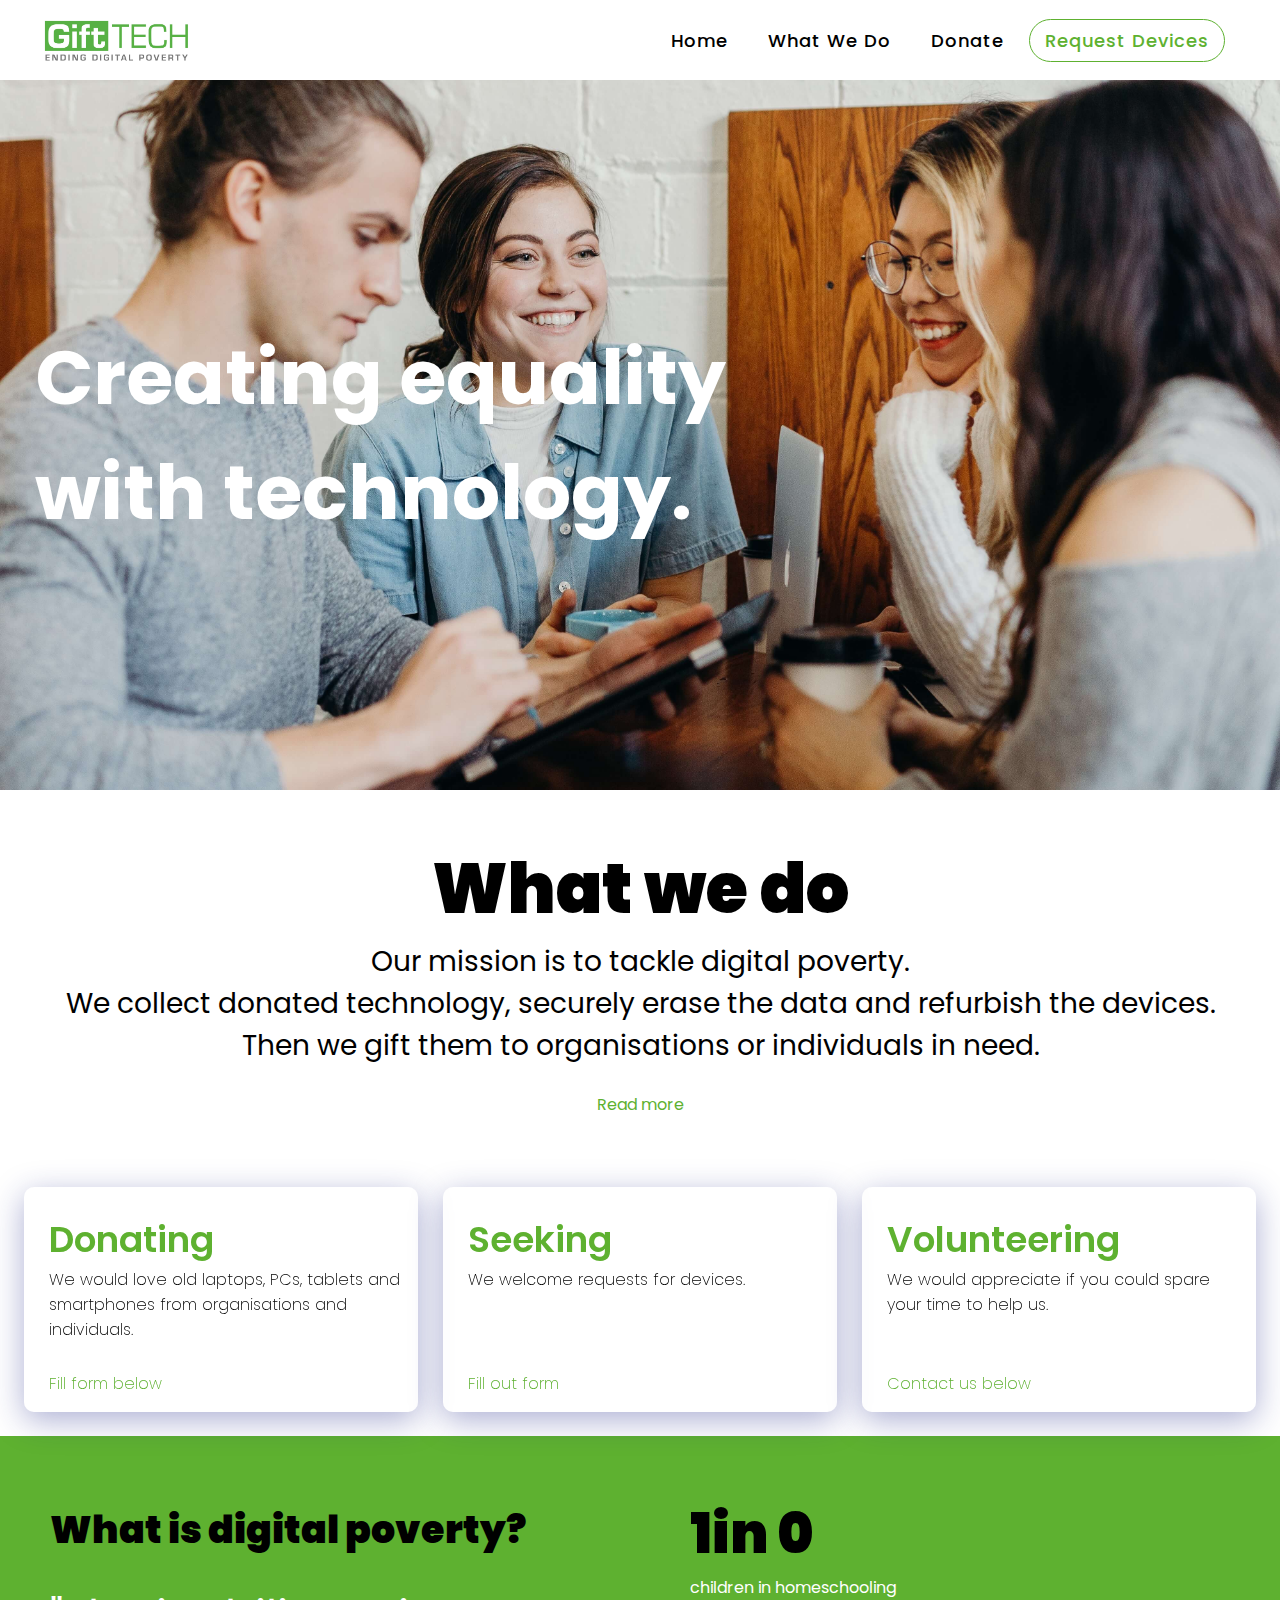
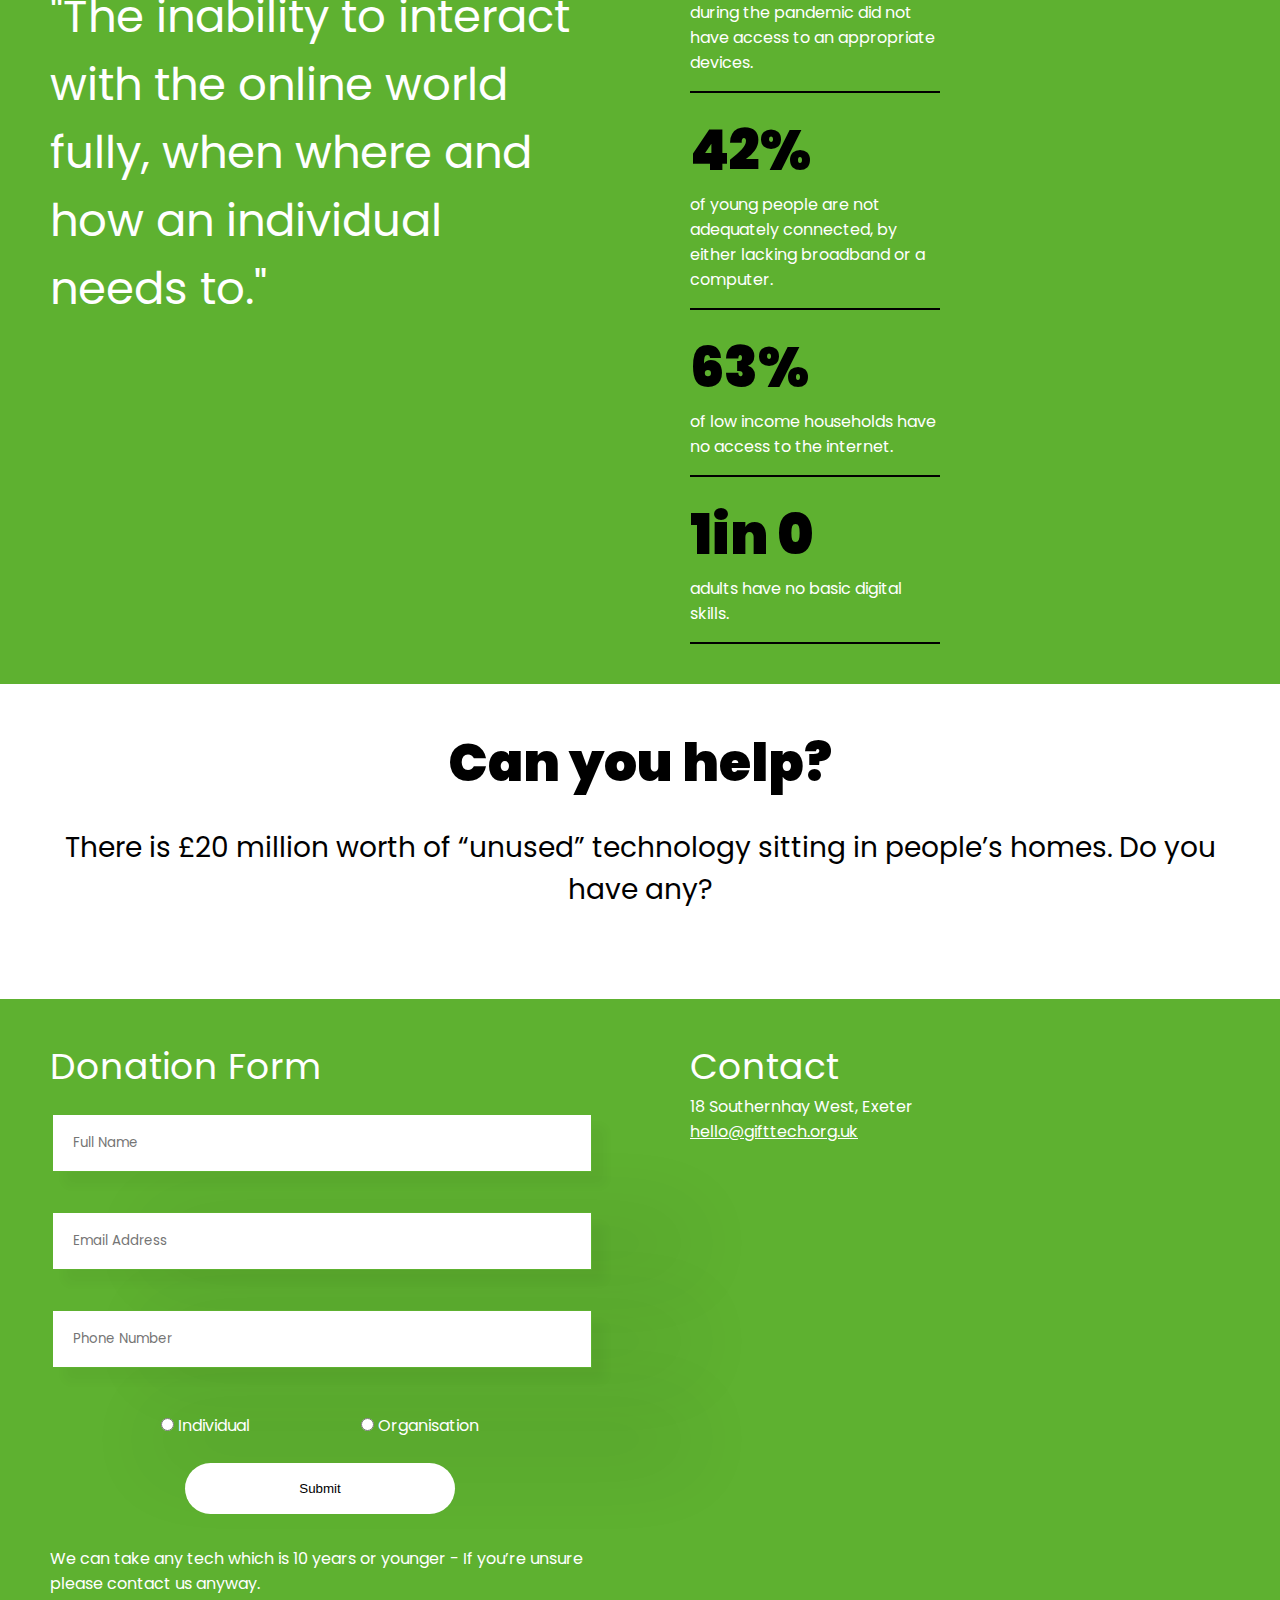
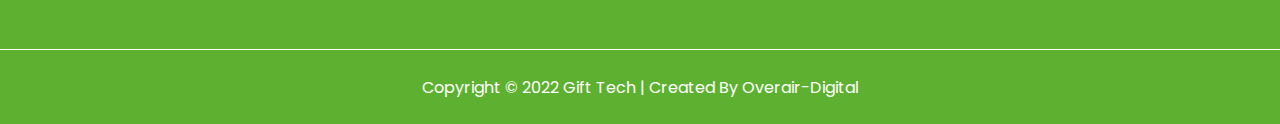
<file: index.html>
<!DOCTYPE html>
<html lang="en">
<head>
    <meta charset="UTF-8">
    <meta name="viewport" content="width=device-width, initial-scale=1.0" />
    <title>GiftTech - Ending Digital Poverty</title>
    <link rel="stylesheet" href="styles.css">

    <link rel="apple-touch-icon" sizes="180x180" href="Favicon/apple-touch-icon.png">
    <link rel="icon" type="image/png" sizes="32x32" href="Favicon/favicon-32x32.png">
    <link rel="icon" type="image/png" sizes="16x16" href="Favicon/favicon-16x16.png">
    <!--<link rel="manifest" href="Favicon/site.webmanifest">-->
    <meta name="msapplication-TileColor" content="#ffffff">
    <meta name="theme-color" content="#ffffff">

    <!-- Font Awesome -->
    <link rel="stylesheet" href="https://cdnjs.cloudflare.com/ajax/libs/font-awesome/6.1.1/css/all.min.css" integrity="sha512-KfkfwYDsLkIlwQp6LFnl8zNdLGxu9YAA1QvwINks4PhcElQSvqcyVLLD9aMhXd13uQjoXtEKNosOWaZqXgel0g==" crossorigin="anonymous" referrerpolicy="no-referrer" />
    <!-- Font Awesome -->

</head>
<header>
    <div class="navWrapper" id="top">
        <nav>
            <img class="logoImage" src="Images/Unknown.jpeg" alt="GiftTech Logo"/>
            <input type="checkbox" id="click" />
            <label for="click" class="menu-btn">
                <i class="fas fa-bars"></i>
            </label>
            <ul>
                <li><a href="index.html">Home</a></li>
                <li><a href="whatwedo.html">What We Do</a></li>
                <!--<li><a href="#">Events</a></li>-->
                <li><a href="donate.html">Donate</a></li>
                <li><a href="requestPage.html" target="_blank" style="color: #5EB130 !important; border: 1px solid; border-radius: 50px;">Request Devices</a></li>
            </ul>
        </nav>
    </div>
</header>
<body>

<div class="wrapper">

    <div class="bg fontWhite">
        <h1 class="bigH1">Creating equality</h1>
        <h1 class="bigH1">with technology.</h1>
    </div>

    <div class="whatWeDoSec">
        <div class="fontBlack" style="margin-top: 3rem;">
            <h1 class="h1Sep">What we do</h1>
            <p class="pSep">Our mission is to tackle digital poverty.</p>
            <p class="pSep">We collect donated technology, securely erase the data and refurbish the devices.</p>
            <p class="pSep">Then we gift them to organisations or individuals in need.</p>
            <br />
            <p>
                <a href="#" style="color: #5EB130;" class="mobileBig">Read more</a>
            </p>
        </div>
    </div>
    <br/>

    <div class="read-more-container">
        <div class="card c1">
            <div class="cardHeader">
                <h1 class="h1SepCard fontGreen">Donating
                    <lord-icon
                            src="https://cdn.lordicon.com/wwbrugun.json"
                            trigger="loop"
                            colors="primary:black"
                            style="width:32px;height:32px">
                    </lord-icon>
                </h1>
                <p class="pSepCard">We would love old laptops, PCs, tablets and smartphones from organisations and individuals.</p>
                <div class="cardTextBottom">
                    <a href="#footer" class="pSepCard fontGreen">Fill form below</a>
                </div>
            </div>
        </div>

        <div class="card c2">
            <div class="cardHeader">
                <h1 class="h1SepCard fontGreen">Seeking
                    <lord-icon
                            src="https://cdn.lordicon.com/uvextprq.json"
                            trigger="loop"
                            style="width:32px;height:32px">
                    </lord-icon>
                </h1>
                <p class="pSepCard">We welcome requests for devices.</p>
                <div class="cardTextBottom">
                    <a href="requestPage.html" target="_blank" class="pSepCard fontGreen">Fill out form</a>
                </div>
            </div>
        </div>

        <div class="card c3">
            <div class="cardHeader">
                <h1 class="h1SepCard fontGreen">Volunteering
                    <lord-icon
                            src="https://cdn.lordicon.com/tcvueyac.json"
                            trigger="loop"
                            colors="primary:black"
                            style="width:32px;height:32px">
                    </lord-icon>
                </h1>
                <p class="pSepCard">We would appreciate if you could spare your time to help us.</p>
                <div class="cardTextBottom">
                    <a href="#footer" class="pSepCard fontGreen">Contact us below</a>
                </div>
            </div>
        </div>

    </div>

    <div class="section-container fontWhite" style="background-color: #5EB130FF;" id="counterSection">
        <div class="columns content">
            <div class="content-container">
                <br />
                <h1 style="font-size: 38px; color: black">What is digital poverty?</h1>
                <br />
                <p class="oneofthep" style="padding: 0 !important;">"The inability to interact with the online world fully, when where and how an individual needs to."</p>
            </div>
        </div>
        <div class="columns content">
            <div class="content-container">
                <div class="flexBorderCard">

                    <div class="borderCard">
                        <h1 class="fontBlack" style="display: inline-block;">1in</h1><h1 class="fontBlack" style="display: inline-block; margin-left: 0.5rem;" id="count1">0</h1>
                        <p class="mobileBig">children in homeschooling during the pandemic did not have access to an appropriate devices.</p>
                    </div>

                    <div class="borderCard">
                        <h1 class="fontBlack" id="count2" style="display: inline-block;">42</h1><h1 class="fontBlack" style="display: inline-block;">%</h1>
                        <p class="mobileBig">of young people are not adequately connected, by either lacking broadband or a computer.</p>
                    </div>

                    <div class="borderCard">
                        <h1 class="fontBlack" style="display: inline-block;" id="count3">63</h1><h1 class="fontBlack" style="display: inline-block;">%</h1>
                        <p class="mobileBig">of low income households have no access to the internet.</p>
                    </div>

                    <div class="borderCard">
                        <h1 class="fontBlack" style="display: inline-block;">1in</h1><h1 class="fontBlack" style="display: inline-block; margin-left: 0.5rem;" id="count4">0</h1>
                        <p class="mobileBig">adults have no basic digital skills.</p>
                    </div>

                </div>
            </div>
        </div>
    </div>

    <div class="helpUs fontBlack">
        <div class="container">
            <h1 class="h1Sep2">Can you help?</h1>
            <br />
            <p class="pSep">There is £20 million worth of “unused” technology sitting in people’s homes. Do you have any?</p>
            <br />
            <lord-icon
                    src="https://cdn.lordicon.com/xhdhjyqy.json"
                    trigger="loop"
                    colors="primary:#121331"
                    state="hover-2"
                    style="width:50px;height:50px">
            </lord-icon>
        </div>
    </div>

    <form method="post" action="https://formsubmit.co/hello@gifttech.org.uk" id="form">
        <div class="section-container fontWhite" style="background-color: #5EB130FF;" id="footer">
            <div class="columns content">
                <div class="content-container">

                    <input type="hidden" name="_captcha" value="false">
                    <input type="hidden" name="_next" value="https://gifttech.org.uk/thankyou.html">
                    <p class="pSep2" style="padding: 0 !important;">Donation Form</p>

                    <div class="form-control">
                        <input id="name" type="text" placeholder="Full Name" name="Name"/>
                        <small style="display: none;">Error Msg</small>
                    </div>

                    <div class="form-control">
                        <input id="email" type="email" placeholder="Email Address" name="Email" />
                        <small style="display: none;">Error Msg</small>
                    </div>

                    <div class="form-control">
                        <input id="number" type="text" placeholder="Phone Number" name="Phone"/>
                        <small style="display: none;">Error Msg</small>
                    </div>

                    <br />
                    <div class="radioFlex">
                        <label>
                            <input type="radio" name="Individual-Organisation" />  Individual
                        </label>

                        <label>
                            <input type="radio" name="Individual-Organisation" />  Organisation
                        </label>
                    </div>

                    <br />
                    <div style="display: flex; justify-content: center; align-content: center; margin-bottom: 2rem;">
                        <input type="submit" placeholder="Submit"/>
                    </div>


                    <p>We can take any tech which is 10 years or younger - If you’re unsure please contact us anyway.</p>

                </div>
            </div>
            <div class="columns content">
                <div class="content-container">
                    <p class="pSep2" style="padding: 0 !important;">Contact</p>
                    <p>18 Southernhay West, Exeter</p>
                    <a href="mailto:hello@gifttech.org.uk" style="text-decoration: underline !important; color: white !important;">hello@gifttech.org.uk</a>
                    <div id="map">
                        <iframe
                            src="https://www.google.com/maps/embed?pb=!1m18!1m12!1m3!1d1262.9251742971783!2d-3.527246857200771!3d50.72271546890279!2m3!1f0!2f0!3f0!3m2!1i1024!2i768!4f13.1!3m3!1m2!1s0x486da43c5237e941%3A0x311416f3425aa373!2s18%20Southernhay%20W%2C%20Exeter%20EX1%201PJ!5e0!3m2!1sen!2suk!4v1656598398000!5m2!1sen!2suk"
                            width="1000"
                            height="450"
                            style="border:0;"
                            allowfullscreen=""
                            loading="lazy"
                            referrerpolicy="no-referrer-when-downgrade">
                        </iframe>
                    </div>
                </div>

            </div>
        </div>
    </form>

    <div class="footer fontWhite">
        <p>Copyright © 2022 Gift Tech | Created By Overair-Digital</p>
    </div>

</div>

<script src="navScript.js"></script>
<script src="app.js"></script>
<script src="observerScript.js"></script>
<script src="https://cdn.lordicon.com/xdjxvujz.js"></script>
</body>
</html>
</file>
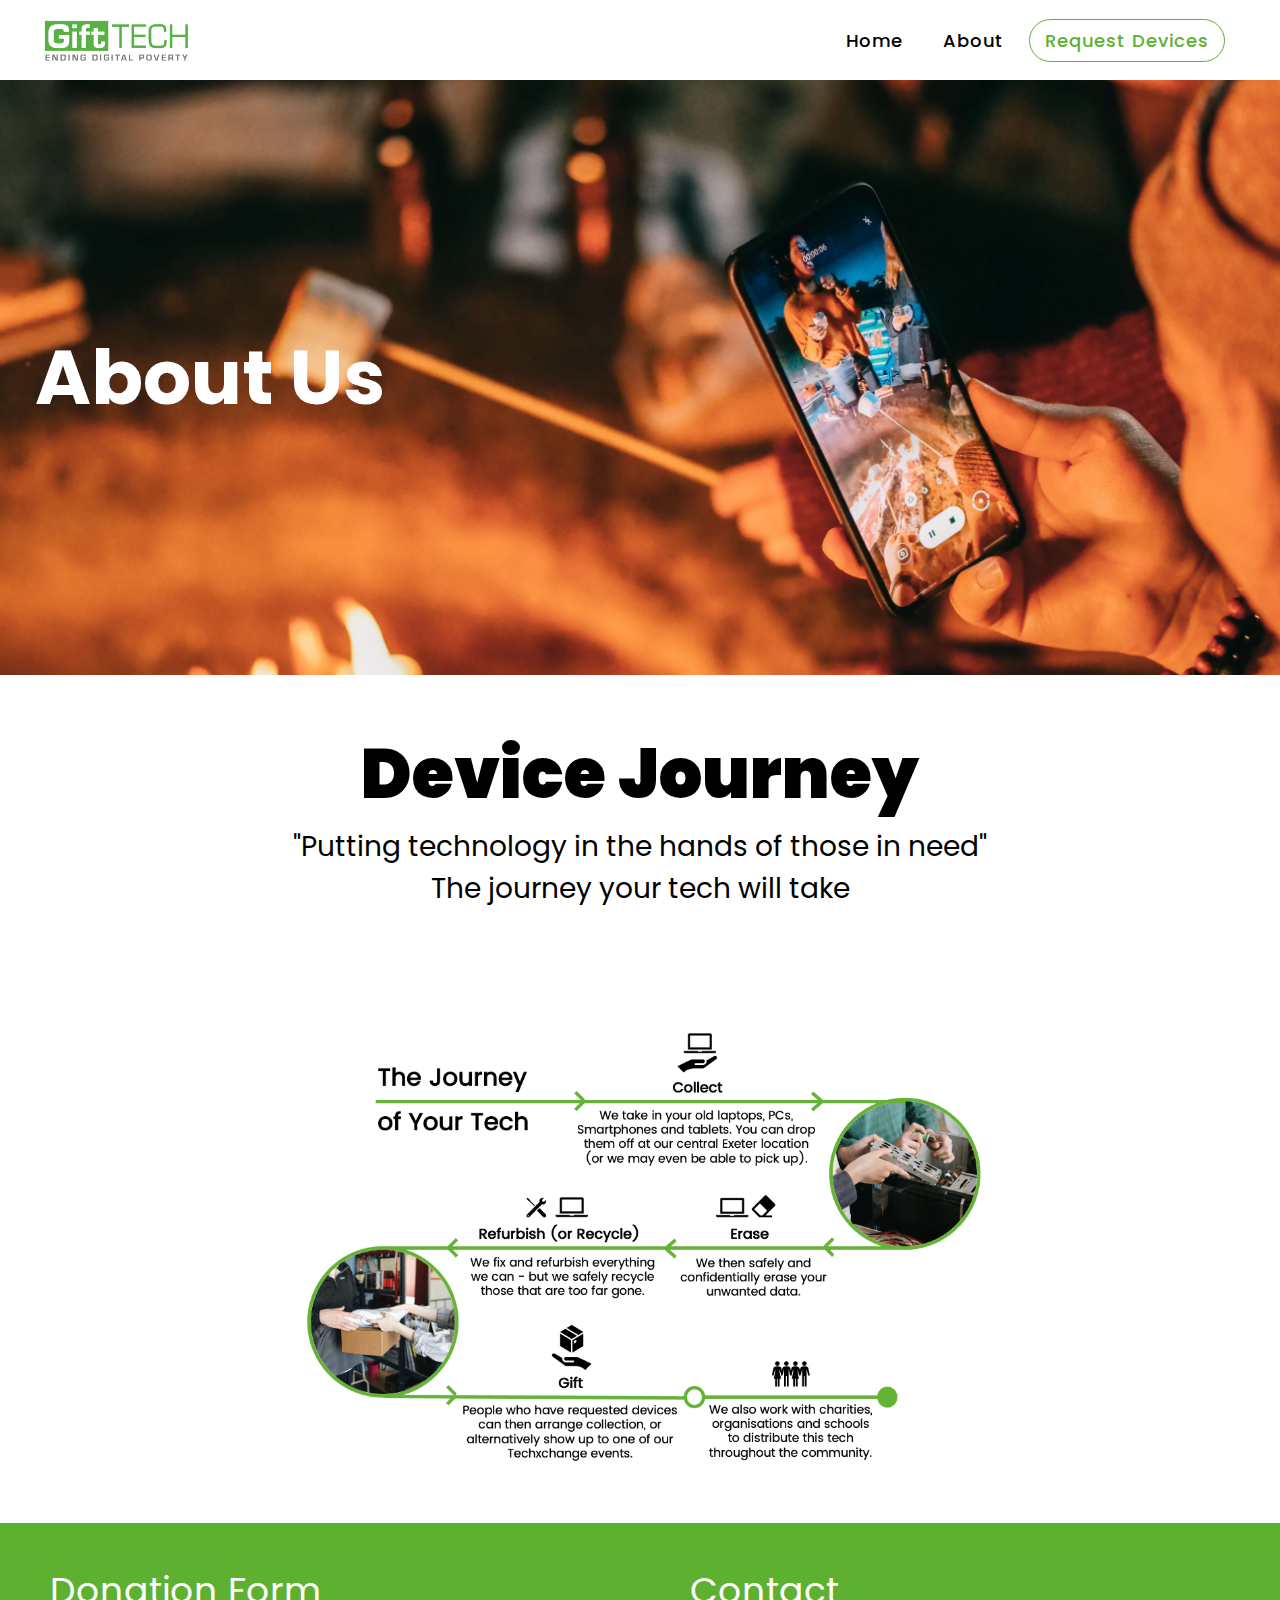
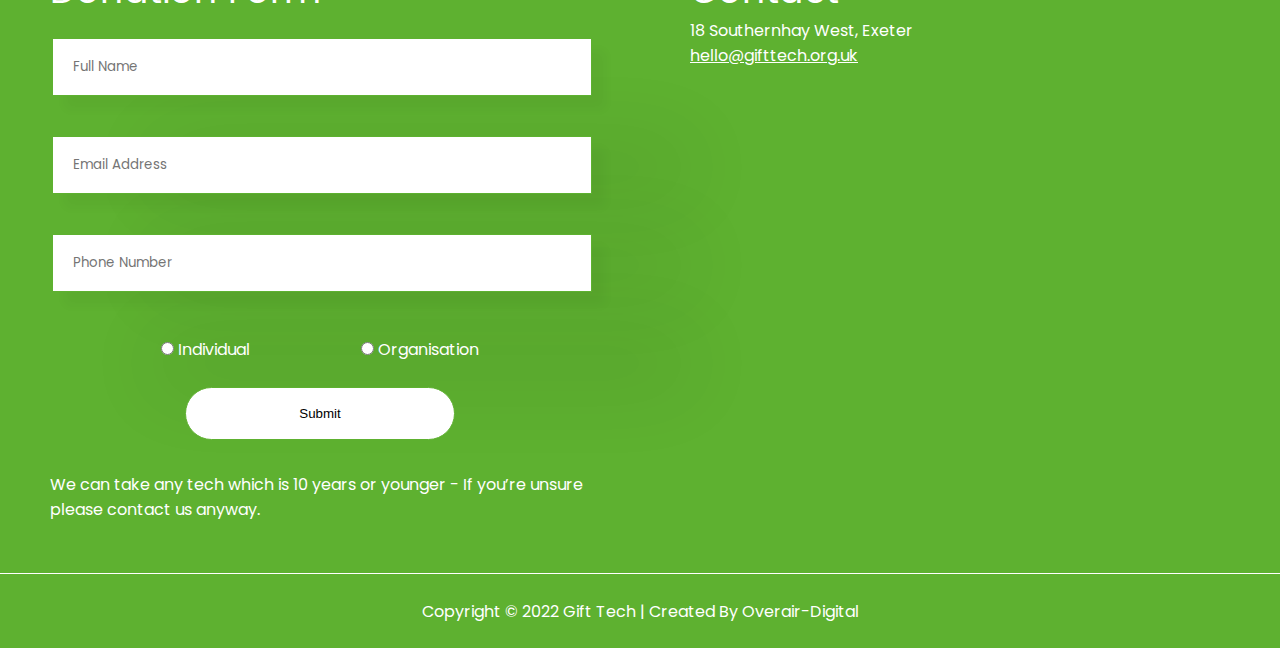
<file: about.html>
<!DOCTYPE html>
<html lang="en">
<head>
  <meta charset="UTF-8">
  <meta name="viewport" content="width=device-width, initial-scale=1.0" />
  <title>About - GiftTech</title>
  <link rel="stylesheet" href="styles.css">

  <link rel="apple-touch-icon" sizes="180x180" href="Favicon/apple-touch-icon.png">
  <link rel="icon" type="image/png" sizes="32x32" href="Favicon/favicon-32x32.png">
  <link rel="icon" type="image/png" sizes="16x16" href="Favicon/favicon-16x16.png">
  <!--<link rel="manifest" href="Favicon/site.webmanifest">-->
  <meta name="msapplication-TileColor" content="#5EB130">
  <meta name="theme-color" content="#5EB130">

  <!-- Font Awesome -->
  <link rel="stylesheet" href="https://cdnjs.cloudflare.com/ajax/libs/font-awesome/6.1.1/css/all.min.css" integrity="sha512-KfkfwYDsLkIlwQp6LFnl8zNdLGxu9YAA1QvwINks4PhcElQSvqcyVLLD9aMhXd13uQjoXtEKNosOWaZqXgel0g==" crossorigin="anonymous" referrerpolicy="no-referrer" />
  <!-- Font Awesome -->

</head>
<header>
  <div class="navWrapper" id="top">
    <nav>
      <img class="logoImage" src="Images/Unknown.jpeg" alt="GiftTech Logo" />
      <input type="checkbox" id="click" />
      <label for="click" class="menu-btn">
        <i class="fas fa-bars"></i>
      </label>
      <ul>
        <li><a href="index.html">Home</a></li>
        <li><a href="#">About</a></li>
        <!--<li><a href="#">Events</a></li>
        <li><a href="#">Donate</a></li>-->
        <li><a href="https://www.overair.co.uk/gifttech-device-request-form/?fbclid=IwAR1E4dgkeoaTV7UnmoxfWEj0969RQMdXPT5yHZUlMajtvjV45kLWT82gMG0" target="_blank" style="color: #5EB130 !important; border: 1px solid; border-radius: 50px;">Request Devices</a></li>
      </ul>
    </nav>
  </div>
</header>
<body>

<div class="wrapper">

  <div class="aboutBg fontWhite">
    <h1 class="bigH1">About Us</h1>
  </div>

  <div class="deviceJourney">
    <div class="fontBlack" style="margin-top: 3rem;">
      <h1 class="h1Sep">Device Journey</h1>
      <p class="pSep">"Putting technology in the hands of those in need"</p>
      <p class="pSep">The journey your tech will take</p>
      <br />
      <lord-icon
              src="https://cdn.lordicon.com/xhdhjyqy.json"
              trigger="loop"
              colors="primary:#5EB130"
              state="hover-2"
              style="width:50px; height:50px">
      </lord-icon>
    </div>
  </div>

  <div class="section-container" style="background-image:url('Images/techPath.png'); background-position: center; background-size: contain; height: 450px; width: 100%; background-repeat: no-repeat;"></div>
  <br />
  <br />
<!--
  <div class="aboutUs">
    <div class="fontWhite" style="margin-top: 3rem;">
      <h1 class="h1Sep">GiftTech is the charitable partner to OverAir Ltd.</h1>
      <p class="pSep">It was set up by the team at OverAir at the start of 2022 after noticing a growing need for technology in the community, and a solution through their surplus tech that would otherwise be
        scrapped.</p>
    </div>
  </div>
  <br />
-->
  <form method="post" action="https://formsubmit.co/hello@gifttech.org.uk" id="form">
    <div class="section-container fontWhite" style="background-color: #5EB130FF;" id="footer">
      <div class="columns content">
        <div class="content-container">

          <input type="hidden" name="_captcha" value="false">
          <p class="pSep2" style="padding: 0 !important;">Donation Form</p>

          <div class="form-control">
            <input id="name" type="text" placeholder="Full Name" name="Name"/>
            <small style="display: none;">Error Msg</small>
          </div>

          <div class="form-control">
            <input id="email" type="email" placeholder="Email Address" name="Email" />
            <small style="display: none;">Error Msg</small>
          </div>

          <div class="form-control">
            <input id="number" type="text" placeholder="Phone Number" name="Phone"/>
            <small style="display: none;">Error Msg</small>
          </div>

          <br />
          <div class="radioFlex">
            <label>
              <input type="radio" name="Individual-Organisation" />  Individual
            </label>

            <label>
              <input type="radio" name="Individual-Organisation" />  Organisation
            </label>
          </div>

          <br />
          <div style="display: flex; justify-content: center; align-content: center; margin-bottom: 2rem;">
            <input type="submit" placeholder="Submit" style="border: 1px solid #5EB130FF;" />
          </div>

          <p>We can take any tech which is 10 years or younger - If you’re unsure please contact us anyway.</p>

        </div>
      </div>
      <div class="columns content">
        <div class="content-container">
          <p class="pSep2" style="padding: 0 !important;">Contact</p>
          <p>18 Southernhay West, Exeter</p>
          <a href="mailto:hello@gifttech.org.uk" style="text-decoration: underline !important; color: white !important;">hello@gifttech.org.uk</a>
          <div id="map">
            <iframe
                    src="https://www.google.com/maps/embed?pb=!1m18!1m12!1m3!1d1262.9251742971783!2d-3.527246857200771!3d50.72271546890279!2m3!1f0!2f0!3f0!3m2!1i1024!2i768!4f13.1!3m3!1m2!1s0x486da43c5237e941%3A0x311416f3425aa373!2s18%20Southernhay%20W%2C%20Exeter%20EX1%201PJ!5e0!3m2!1sen!2suk!4v1656598398000!5m2!1sen!2suk"
                    width="1000"
                    height="450"
                    style="border:0;"
                    allowfullscreen=""
                    loading="lazy"
                    referrerpolicy="no-referrer-when-downgrade">
            </iframe>
          </div>
        </div>

      </div>
    </div>
  </form>

  <div class="footer fontWhite">
    <p>Copyright © 2022 Gift Tech | Created By Overair-Digital</p>
  </div>

</div>

<script src="navScript.js"></script>
<script src="app.js"></script>
<script src="https://cdn.lordicon.com/xdjxvujz.js"></script>
</body>
</html>
</file>
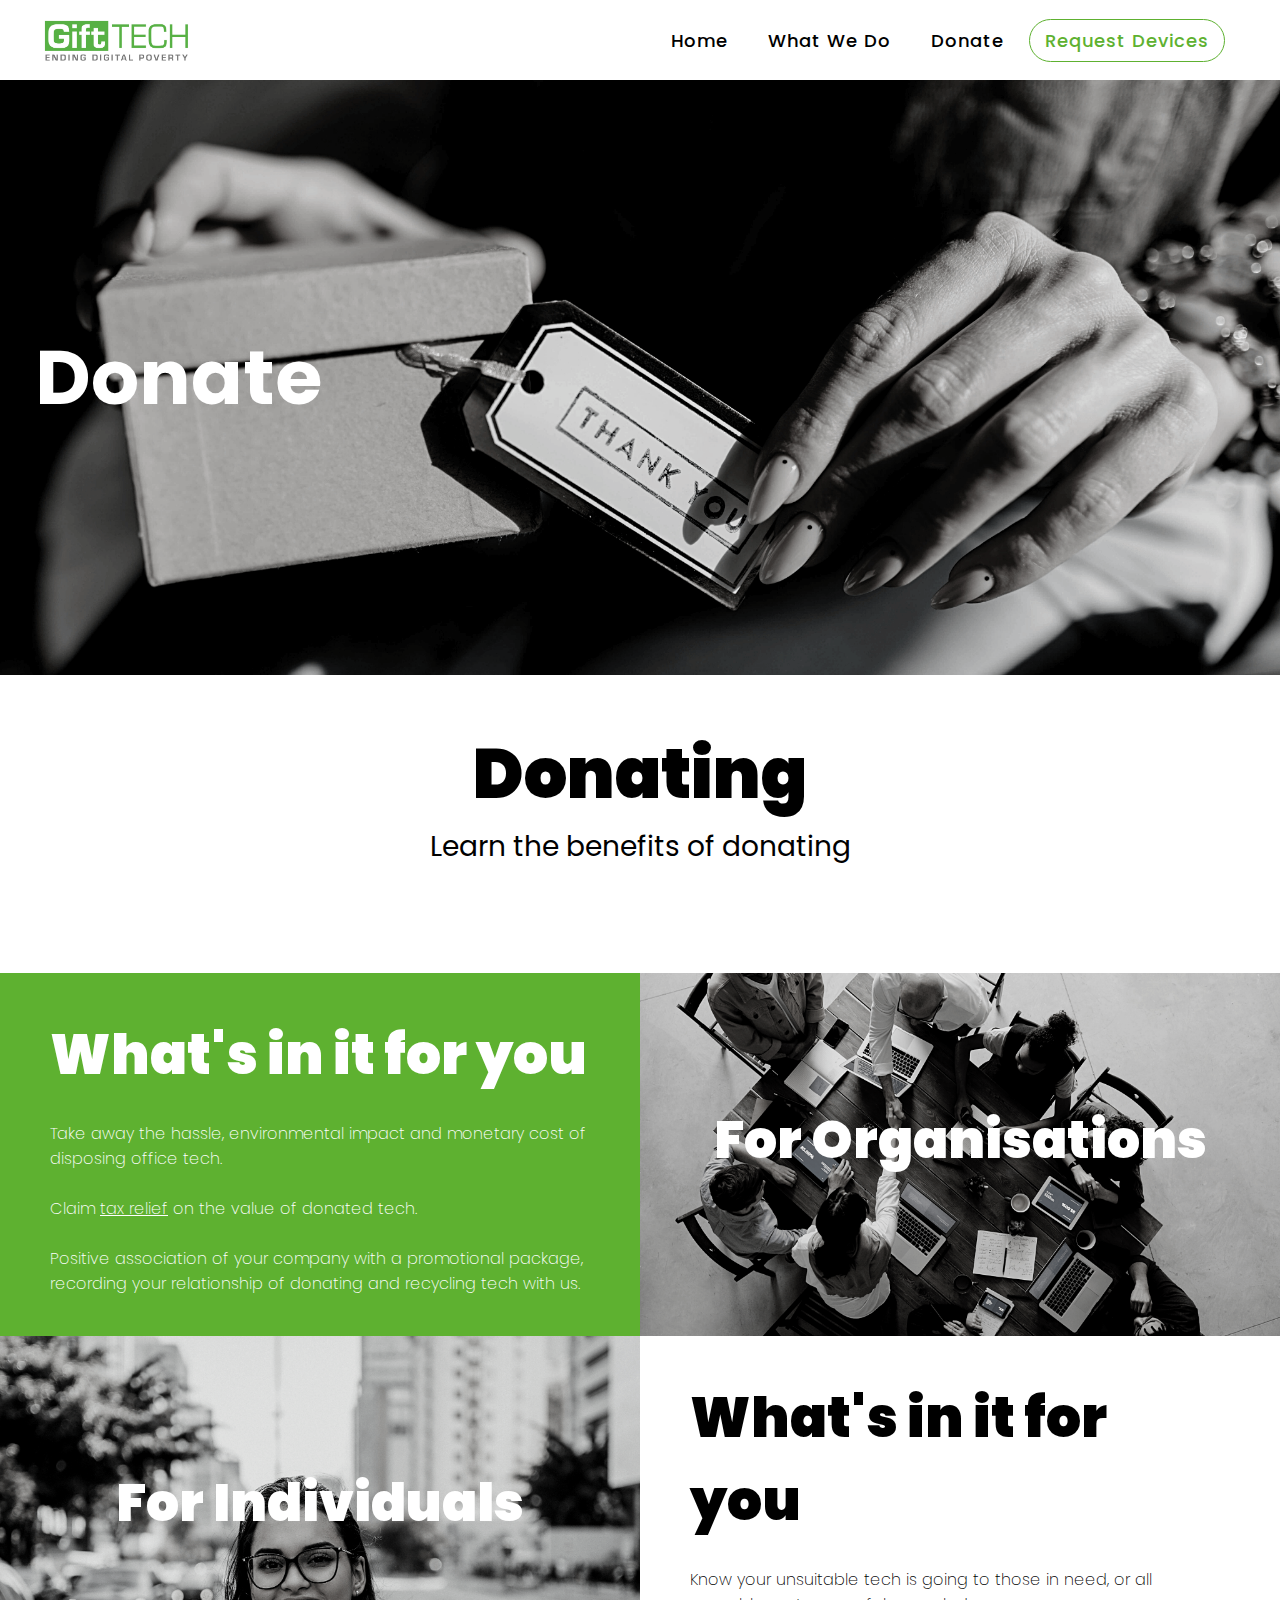
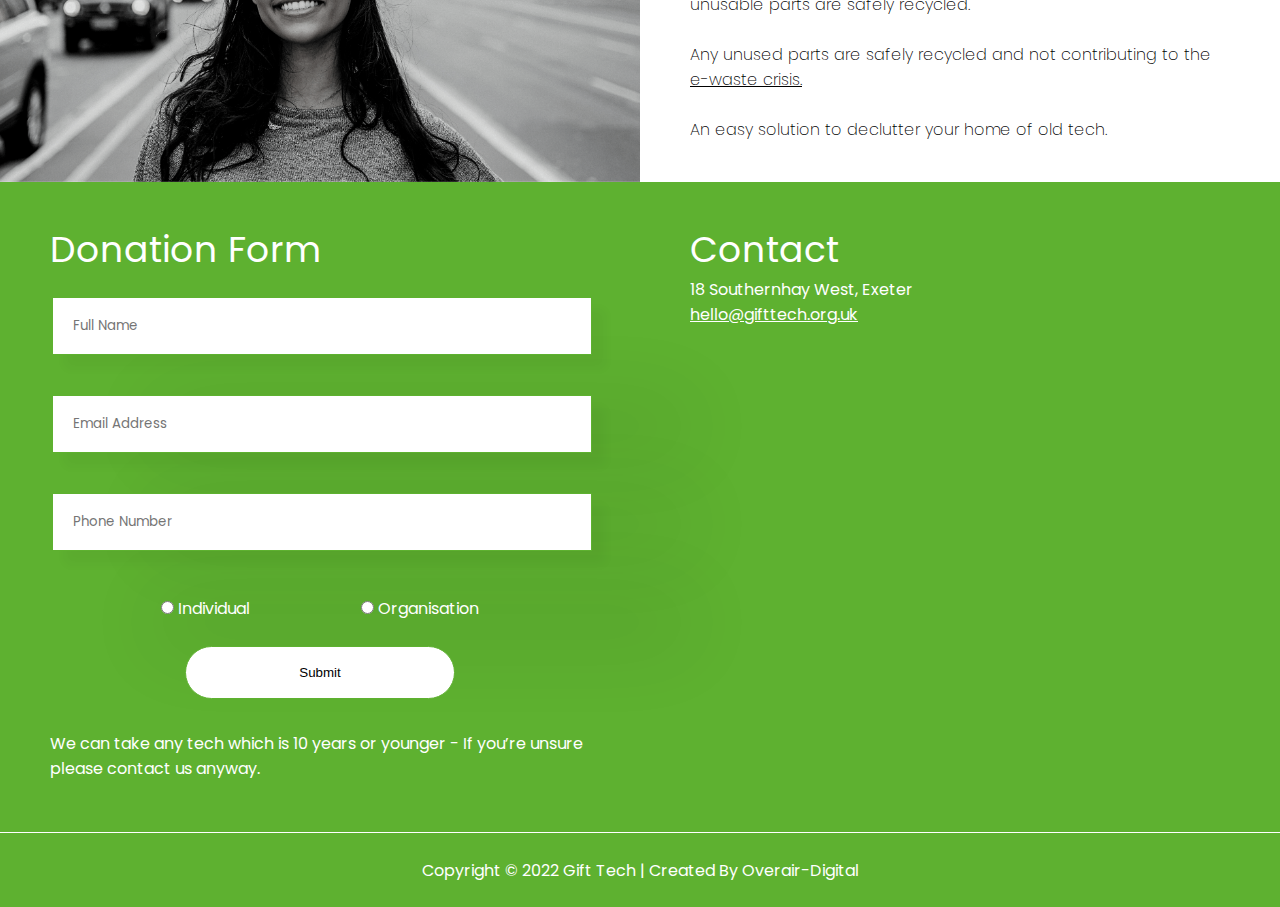
<file: donate.html>
<!DOCTYPE html>
<html lang="en">
<head>
  <meta charset="UTF-8">
  <meta name="viewport" content="width=device-width, initial-scale=1.0" />
  <title>Donate - GiftTech</title>
  <link rel="stylesheet" href="styles.css">

  <link rel="apple-touch-icon" sizes="180x180" href="Favicon/apple-touch-icon.png">
  <link rel="icon" type="image/png" sizes="32x32" href="Favicon/favicon-32x32.png">
  <link rel="icon" type="image/png" sizes="16x16" href="Favicon/favicon-16x16.png">
  <!--<link rel="manifest" href="Favicon/site.webmanifest">-->
  <meta name="msapplication-TileColor" content="#5EB130">
  <meta name="theme-color" content="#5EB130">

  <!-- Font Awesome -->
  <link rel="stylesheet" href="https://cdnjs.cloudflare.com/ajax/libs/font-awesome/6.1.1/css/all.min.css" integrity="sha512-KfkfwYDsLkIlwQp6LFnl8zNdLGxu9YAA1QvwINks4PhcElQSvqcyVLLD9aMhXd13uQjoXtEKNosOWaZqXgel0g==" crossorigin="anonymous" referrerpolicy="no-referrer" />
  <!-- Font Awesome -->

</head>
<header>
  <div class="navWrapper" id="top">
    <nav>
      <img class="logoImage" src="Images/Unknown.jpeg" alt="GiftTech Logo" />
      <input type="checkbox" id="click" />
      <label for="click" class="menu-btn">
        <i class="fas fa-bars"></i>
      </label>
      <ul>
        <li><a href="index.html">Home</a></li>
        <li><a href="whatwedo.html">What We Do</a></li>
        <!--<li><a href="#">Events</a></li>-->
        <li><a href="donate.html">Donate</a></li>
        <li><a href="requestPage.html" target="_blank" style="color: #5EB130 !important; border: 1px solid; border-radius: 50px;">Request Devices</a></li>
      </ul>
    </nav>
  </div>
</header>
<body>

<div class="wrapper">

  <div class="donateBg fontWhite">
    <h1 class="bigH1">Donate</h1>
  </div>

  <div class="donate">
    <div class="fontBlack" style="margin-top: 3rem;">
      <h1 class="h1Sep" id="donate">Donating</h1>
      <p class="pSep">Learn the benefits of donating</p>
      <br />
      <lord-icon
              src="https://cdn.lordicon.com/xhdhjyqy.json"
              trigger="loop"
              colors="primary:black"
              state="hover-2"
              style="width:50px; height:50px">
      </lord-icon>
    </div>
  </div>

  <div class="section-container fontWhite" style="background-color: #5EB130FF;">
    <div class="columns content">
      <div class="content-container">
        <h1 class="h1SepCard" style="padding-left: 0;">What's in it for you</h1>
        <br />
        <p class="pSepCard" style="padding-left: 0;">Take away the hassle, environmental impact and monetary cost of disposing office tech.</p>
        <br />
        <p class="pSepCard" style="padding-left: 0;">Claim <a href="https://www.gov.uk/tax-limited-company-gives-to-charity/equipment-and-trading-stock" target="_blank" style="text-decoration: underline !important;">tax relief</a> on the value of donated tech.</p>
        <br />
        <p class="pSepCard" style="padding-left: 0;">Positive association of your company with a promotional package, recording your relationship of donating and recycling tech with us.</p>
      </div>
    </div>
    <div class="columns image"  style="background-image:url('Images/org.png')"><div class="flexxx">
      <h1 class="h1Sep2">For Organisations</h1>
    </div></div>
  </div>

  <div class="section-container fontBlack" style="background-color: white;">
    <div class="columns image"  style="background-image:url('Images/ind.png')"><div class="flexxx">
      <h1 class="h1Sep2" style="color: white !important;">For Individuals</h1>
    </div></div>
    <div class="columns content">
      <div class="content-container fontBlack">
        <h1 class="pSep2" style="padding-left: 0; color: black;">What's in it for you</h1>
        <br />
        <p class="pSepCard" style="padding-left: 0;">Know your unsuitable tech is going to those in need, or all unusable parts are safely recycled.</p>
        <br />
        <p class="pSepCard" style="padding-left: 0;">Any unused parts are safely recycled and not contributing to the <a href="https://www.okdo.com/blog/e-waste-crisis-in-the-uk-infographic/" target="_blank" style="color: black; text-decoration: underline !important;">e-waste crisis.</a></p>
        <br />
        <p class="pSepCard" style="padding-left: 0;">An easy solution to declutter your home of old tech.</p>
      </div>
    </div>
    </div>
  </div>


  <form method="post" action="https://formsubmit.co/hello@gifttech.org.uk" id="form">
    <div class="section-container fontWhite" style="background-color: #5EB130FF;" id="footer">
      <div class="columns content">
        <div class="content-container">

          <input type="hidden" name="_captcha" value="false">
          <input type="hidden" name="_next" value="https://gifttech.org.uk/thankyou.html">
          <p class="pSep2" style="padding: 0 !important;">Donation Form</p>

          <div class="form-control">
            <input id="name" type="text" placeholder="Full Name" name="Name"/>
            <small style="display: none;">Error Msg</small>
          </div>

          <div class="form-control">
            <input id="email" type="email" placeholder="Email Address" name="Email" />
            <small style="display: none;">Error Msg</small>
          </div>

          <div class="form-control">
            <input id="number" type="text" placeholder="Phone Number" name="Phone"/>
            <small style="display: none;">Error Msg</small>
          </div>

          <br />
          <div class="radioFlex">
            <label>
              <input type="radio" name="Individual-Organisation" />  Individual
            </label>

            <label>
              <input type="radio" name="Individual-Organisation" />  Organisation
            </label>
          </div>

          <br />
          <div style="display: flex; justify-content: center; align-content: center; margin-bottom: 2rem;">
            <input type="submit" placeholder="Submit" style="border: 1px solid #5EB130FF;" />
          </div>

          <p>We can take any tech which is 10 years or younger - If you’re unsure please contact us anyway.</p>

        </div>
      </div>
      <div class="columns content">
        <div class="content-container">
          <p class="pSep2" style="padding: 0 !important;">Contact</p>
          <p>18 Southernhay West, Exeter</p>
          <a href="mailto:hello@gifttech.org.uk" style="text-decoration: underline !important; color: white !important;">hello@gifttech.org.uk</a>
          <div id="map">
            <iframe
                    src="https://www.google.com/maps/embed?pb=!1m18!1m12!1m3!1d1262.9251742971783!2d-3.527246857200771!3d50.72271546890279!2m3!1f0!2f0!3f0!3m2!1i1024!2i768!4f13.1!3m3!1m2!1s0x486da43c5237e941%3A0x311416f3425aa373!2s18%20Southernhay%20W%2C%20Exeter%20EX1%201PJ!5e0!3m2!1sen!2suk!4v1656598398000!5m2!1sen!2suk"
                    width="1000"
                    height="450"
                    style="border:0;"
                    allowfullscreen=""
                    loading="lazy"
                    referrerpolicy="no-referrer-when-downgrade">
            </iframe>
          </div>
        </div>

      </div>
    </div>
  </form>

  <div class="footer fontWhite">
    <p>Copyright © 2022 Gift Tech | Created By Overair-Digital</p>
  </div>

<script src="navScript.js"></script>
<script src="app.js"></script>
<script src="https://cdn.lordicon.com/xdjxvujz.js"></script>
</body>
</html>
</file>
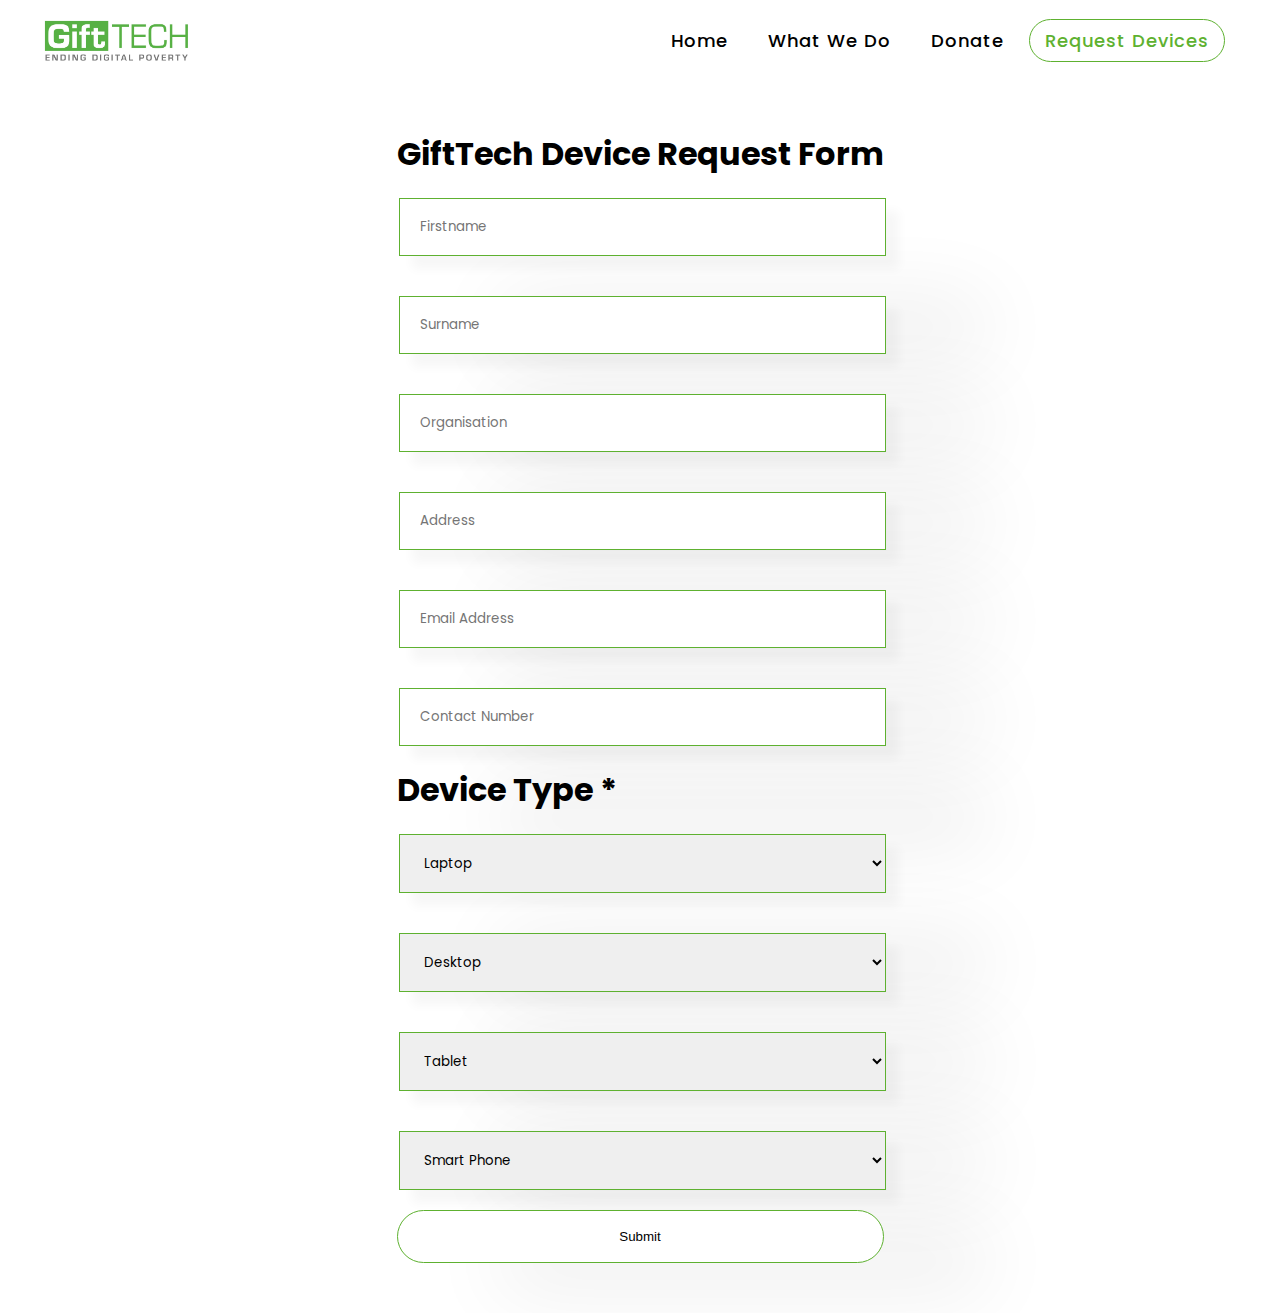
<file: requestPage.html>
<!DOCTYPE html>
<html lang="en">
<head>
    <meta charset="UTF-8">
    <meta name="viewport" content="width=device-width, initial-scale=1.0" />
    <title>GiftTech - Device Request Form</title>
    <link rel="stylesheet" href="styles.css">

    <link rel="apple-touch-icon" sizes="180x180" href="Favicon/apple-touch-icon.png">
    <link rel="icon" type="image/png" sizes="32x32" href="Favicon/favicon-32x32.png">
    <link rel="icon" type="image/png" sizes="16x16" href="Favicon/favicon-16x16.png">
    <!--<link rel="manifest" href="Favicon/site.webmanifest">-->
    <meta name="msapplication-TileColor" content="#ffffff">
    <meta name="theme-color" content="#ffffff">

    <!-- Font Awesome -->
    <link rel="stylesheet" href="https://cdnjs.cloudflare.com/ajax/libs/font-awesome/6.1.1/css/all.min.css" integrity="sha512-KfkfwYDsLkIlwQp6LFnl8zNdLGxu9YAA1QvwINks4PhcElQSvqcyVLLD9aMhXd13uQjoXtEKNosOWaZqXgel0g==" crossorigin="anonymous" referrerpolicy="no-referrer" />
    <!-- Font Awesome -->

</head>
<header>
    <div class="navWrapper" id="top">
        <nav>
            <img class="logoImage" src="Images/Unknown.jpeg" alt="GiftTech Logo"/>
            <input type="checkbox" id="click" />
            <label for="click" class="menu-btn">
                <i class="fas fa-bars"></i>
            </label>
            <ul>
                <li><a href="index.html">Home</a></li>
                <li><a href="whatwedo.html">What We Do</a></li>
                <!--<li><a href="#">Events</a></li>-->
                <li><a href="donate.html">Donate</a></li>
                <li><a href="https://gifttecg.org.uk/requestPage.html" target="_blank" style="color: #5EB130 !important; border: 1px solid; border-radius: 50px;">Request Devices</a></li>
            </ul>
        </nav>
    </div>
</header>
<body>
<div class="wrapper">
    <div class="grid">
        <form method="post" action="https://formsubmit.co/hello@gifttech.org.uk" id="requestForm">

            <input type="hidden" name="_captcha" value="false">
            <input type="hidden" name="_next" value="https://gifttech.org.uk/thankyou.html">
            <br />
            <br />

            <h1>GiftTech Device Request Form</h1>

            <div class="form-control">
                <input id="rName" type="text" placeholder="Firstname" name="Name"/>
                <small style="display: none;">Error Msg</small>
            </div>

            <div class="form-control">
                <input id="rSurname" type="text" placeholder="Surname" name="Surname"/>
                <small style="display: none;">Error Msg</small>
            </div>

            <div class="form-control">
                <input id="org" type="text" placeholder="Organisation" name="Organisation"/>
                <small style="display: none;">Error Msg</small>
            </div>

            <div class="form-control">
                <input id="address" type="text" placeholder="Address" name="Address"/>
                <small style="display: none;">Error Msg</small>
            </div>

            <div class="form-control">
                <input id="rEmail" type="email" placeholder="Email Address" name="Email" />
                <small style="display: none;">Error Msg</small>
            </div>

            <div class="form-control">
                <input id="rNumber" type="text" placeholder="Contact Number" name="Contact Number" />
                <small style="display: none;">Error Msg</small>
            </div>

            <h1>Device Type *</h1>

            <div class="form-control">
                <select id="laptop" name="Laptop Type">
                    <option>Laptop</option>
                    <option value="Mac">Mac</option>
                    <option value="PC">PC</option>
                    <option value="No Preference">No Preference</option>
                    <option value="None">None</option>
                </select>
            </div>

            <div class="form-control">
                <select id="desktop" name="Desktop Type">
                    <option>Desktop</option>
                    <option value="Mac">Mac</option>
                    <option value="PC">PC</option>
                    <option value="No Preference">No Preference</option>
                    <option value="None">None</option>
                </select>
            </div>

            <div class="form-control">
                <select id="tablet" name="Tablet Type">
                    <option>Tablet</option>
                    <option value="Android">Android</option>
                    <option value="Windows">Windows</option>
                    <option value="Mac">Apple</option>
                    <option value="None">None</option>
                </select>
            </div>

            <div class="form-control">
                <select id="phone" name="Phone Type">
                    <option>Smart Phone</option>
                    <option value="Android">Android</option>
                    <option value="Windows">Windows</option>
                    <option value="Apple">Apple</option>
                    <option value="None">None</option>
                </select>
            </div>

            <div class="form-control">
                <input type="submit" placeholder="Submit" style="border: 1px solid #5EB130FF; width: 100%;" />
            </div>
            <br />
            <br />
        </form>
    </div>
</div>

<script src="requestValidation.js"></script>
</body>
</html>
</file>
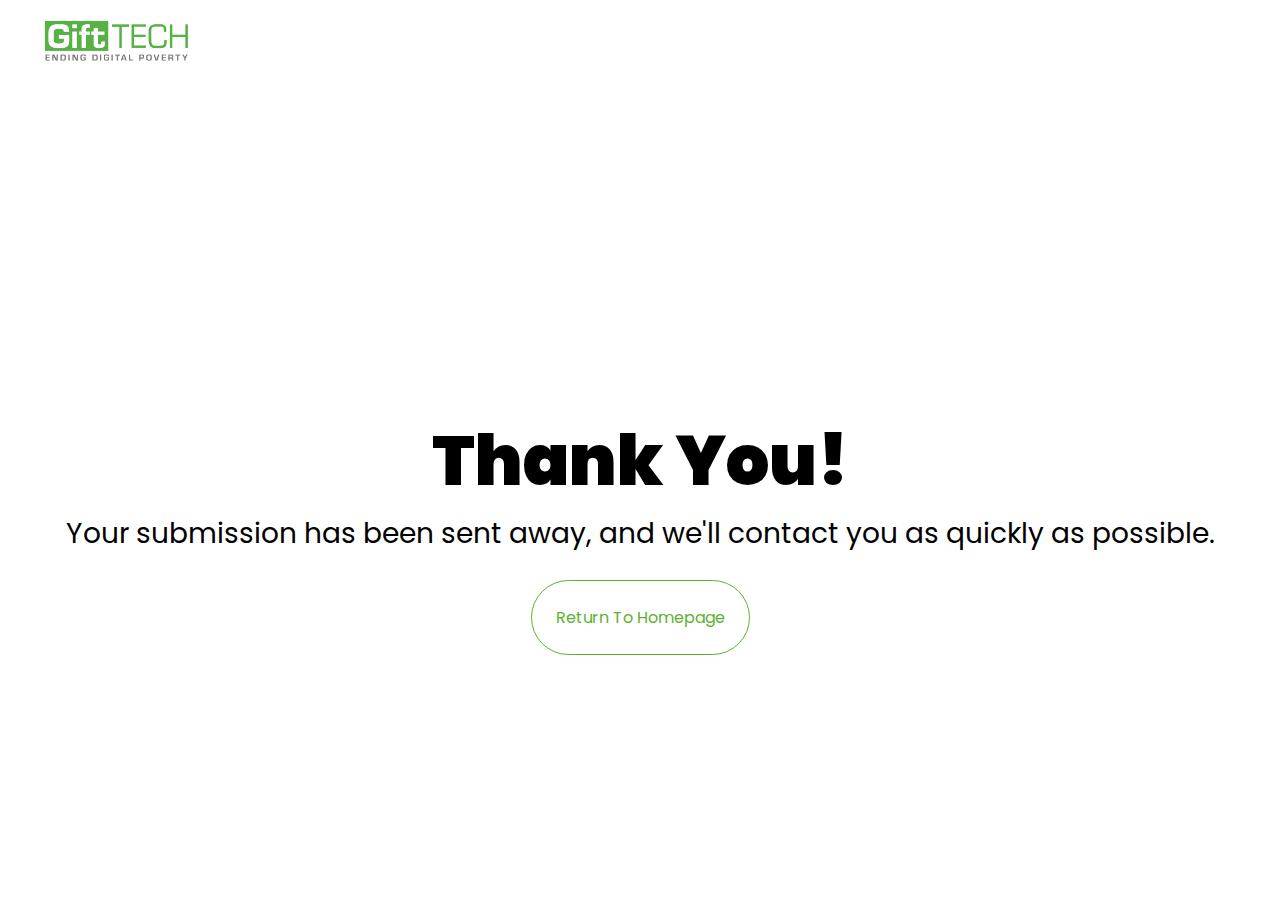
<file: thankyou.html>
<!DOCTYPE html>
<html lang="en">
<head>
    <meta charset="UTF-8">
    <meta name="viewport" content="width=device-width, initial-scale=1.0" />
    <title>Thank You! - GiftTech</title>
    <link rel="stylesheet" href="styles.css">

    <link rel="apple-touch-icon" sizes="180x180" href="Favicon/apple-touch-icon.png">
    <link rel="icon" type="image/png" sizes="32x32" href="Favicon/favicon-32x32.png">
    <link rel="icon" type="image/png" sizes="16x16" href="Favicon/favicon-16x16.png">
    <!--<link rel="manifest" href="Favicon/site.webmanifest">-->
    <meta name="msapplication-TileColor" content="#ffffff">
    <meta name="theme-color" content="#ffffff">

</head>
<header>
    <div class="navWrapper" id="top">
        <nav>
            <img class="logoImage" src="Images/Unknown.jpeg" alt="GiftTech Logo"/>
        </nav>
    </div>
</header>
<body>
<div class="wrapper">
    <div style="display: grid; place-items: center; margin-top: 5rem;">
        <lord-icon
                src="https://cdn.lordicon.com/lupuorrc.json"
                trigger="loop"
                colors="primary:#121331,secondary:#5eb130"
                style="width:250px;height:250px">
        </lord-icon>
        <h1 class="h1Sep">Thank You!</h1>
        <p class="pSep" style="text-align: center;">Your submission has been sent away, and we'll contact you as quickly as possible.</p>
        <br />
        <a href="index.html" target="_blank" style="color: #5EB130 !important; border: 1px solid; border-radius: 50px; padding: 24px 24px;">Return To Homepage</a>

    </div>
</div>
<script src="https://cdn.lordicon.com/xdjxvujz.js"></script>

</body>
</html>
</file>
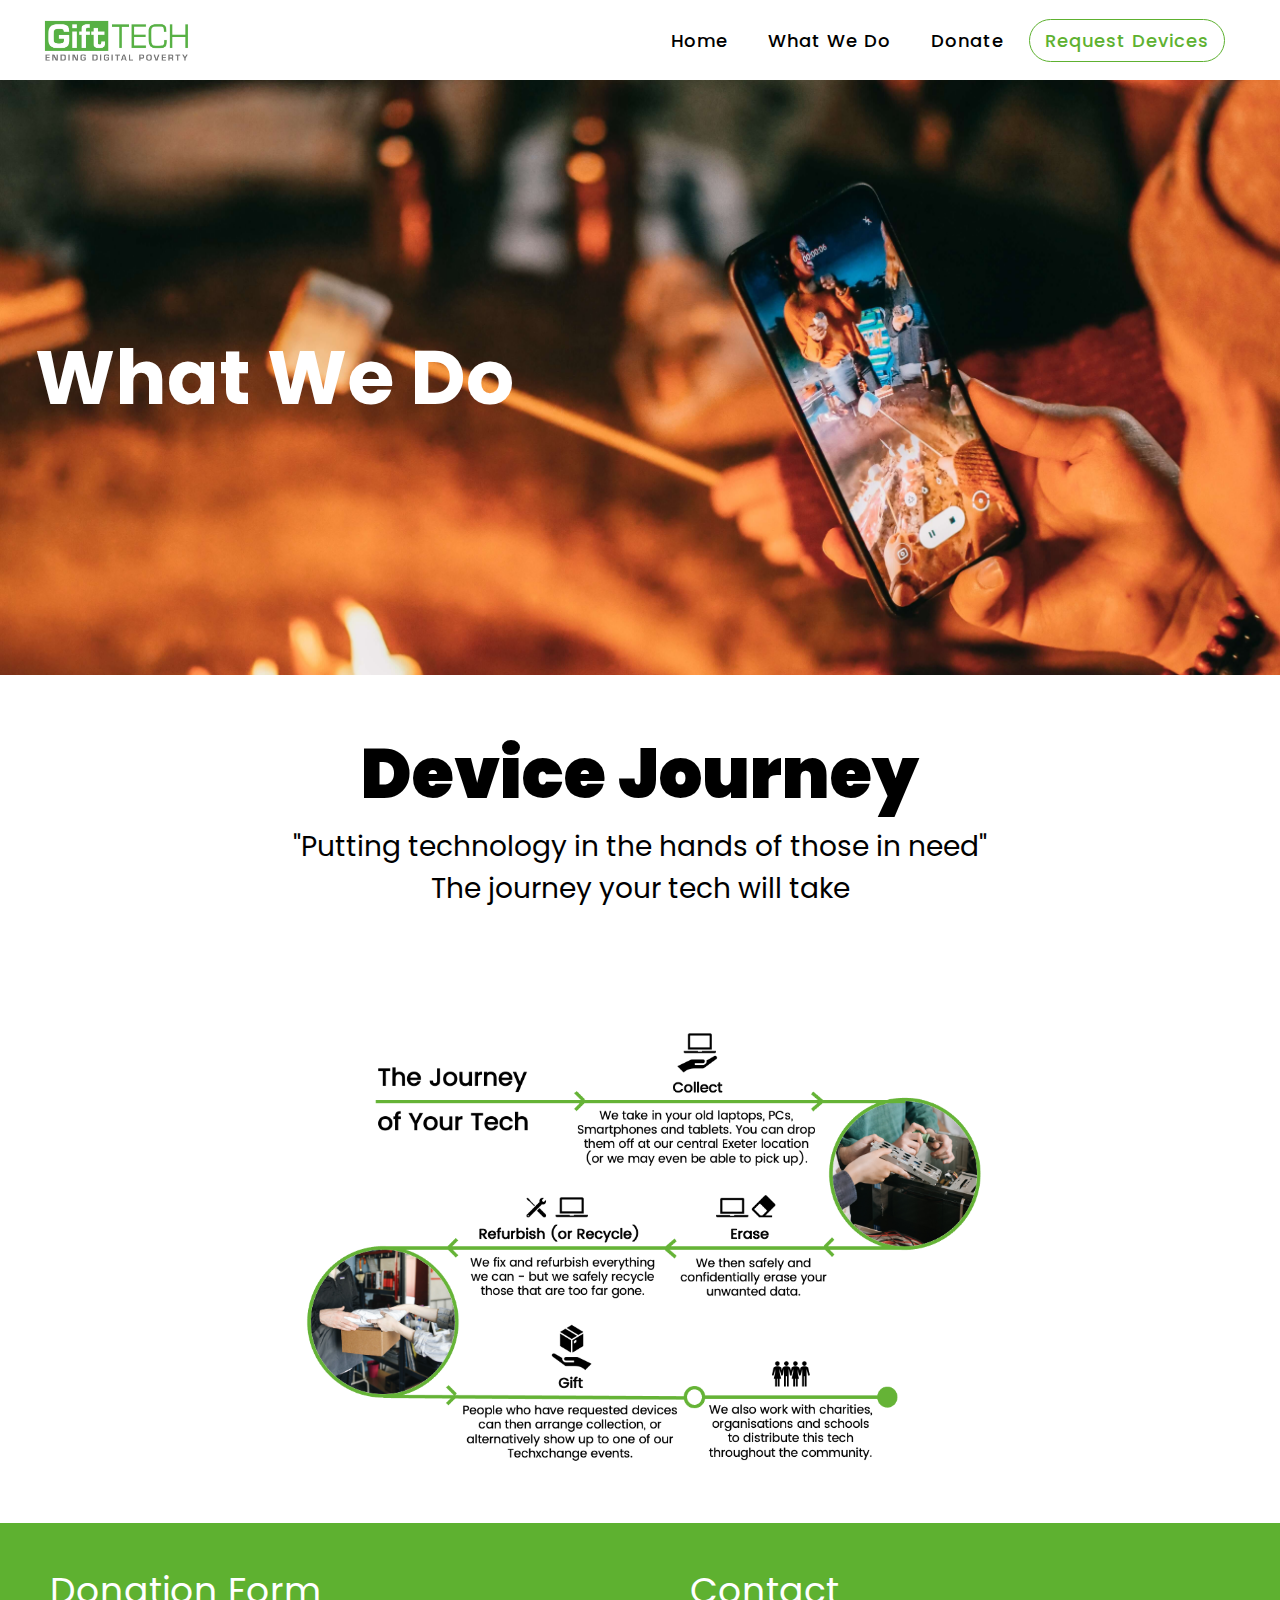
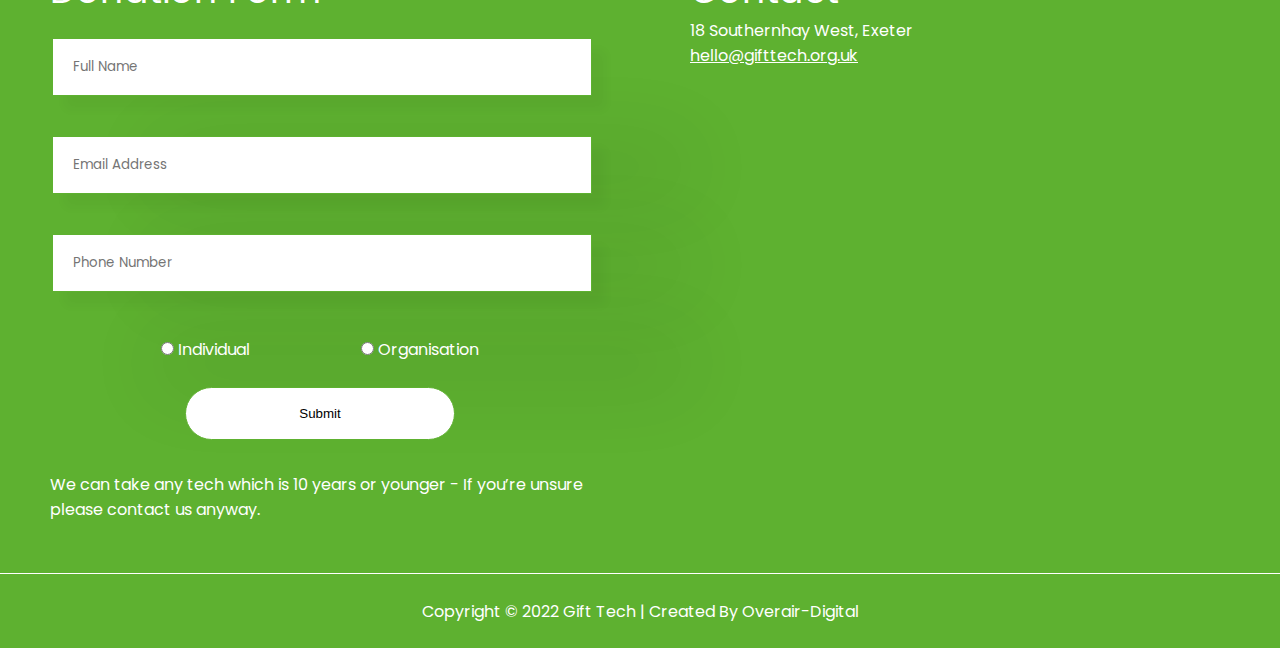
<file: whatwedo.html>
<!DOCTYPE html>
<html lang="en">
<head>
  <meta charset="UTF-8">
  <meta name="viewport" content="width=device-width, initial-scale=1.0" />
  <title>What We Do - GiftTech</title>
  <link rel="stylesheet" href="styles.css">

  <link rel="apple-touch-icon" sizes="180x180" href="Favicon/apple-touch-icon.png">
  <link rel="icon" type="image/png" sizes="32x32" href="Favicon/favicon-32x32.png">
  <link rel="icon" type="image/png" sizes="16x16" href="Favicon/favicon-16x16.png">
  <!--<link rel="manifest" href="Favicon/site.webmanifest">-->
  <meta name="msapplication-TileColor" content="#5EB130">
  <meta name="theme-color" content="#5EB130">

  <!-- Font Awesome -->
  <link rel="stylesheet" href="https://cdnjs.cloudflare.com/ajax/libs/font-awesome/6.1.1/css/all.min.css" integrity="sha512-KfkfwYDsLkIlwQp6LFnl8zNdLGxu9YAA1QvwINks4PhcElQSvqcyVLLD9aMhXd13uQjoXtEKNosOWaZqXgel0g==" crossorigin="anonymous" referrerpolicy="no-referrer" />
  <!-- Font Awesome -->

</head>
<header>
  <div class="navWrapper" id="top">
    <nav>
      <img class="logoImage" src="Images/Unknown.jpeg" alt="GiftTech Logo" />
      <input type="checkbox" id="click" />
      <label for="click" class="menu-btn">
        <i class="fas fa-bars"></i>
      </label>
      <ul>
        <li><a href="index.html">Home</a></li>
        <li><a href="whatwedo.html">What We Do</a></li>
        <!--<li><a href="#">Events</a></li>-->
        <li><a href="donate.html">Donate</a></li>
        <li><a href="requestPage.html" target="_blank" style="color: #5EB130 !important; border: 1px solid; border-radius: 50px;">Request Devices</a></li>
      </ul>
    </nav>
  </div>
</header>
<body>

<div class="wrapper">

  <div class="aboutBg fontWhite">
    <h1 class="bigH1">What We Do</h1>
  </div>

  <div class="deviceJourney">
    <div class="fontBlack" style="margin-top: 3rem;">
      <h1 class="h1Sep">Device Journey</h1>
      <p class="pSep">"Putting technology in the hands of those in need"</p>
      <p class="pSep">The journey your tech will take</p>
      <br />
      <lord-icon
              src="https://cdn.lordicon.com/xhdhjyqy.json"
              trigger="loop"
              colors="primary:black"
              state="hover-2"
              style="width:50px; height:50px">
      </lord-icon>
    </div>
  </div>

  <div class="section-container" style="background-image:url('Images/techPath.png'); background-position: center; background-size: contain; height: 450px; width: 100%; background-repeat: no-repeat;"></div>
  <br />
  <br />
<!--
  <div class="aboutUs">
    <div class="fontWhite" style="margin-top: 3rem;">
      <h1 class="h1Sep">GiftTech is the charitable partner to OverAir Ltd.</h1>
      <p class="pSep">It was set up by the team at OverAir at the start of 2022 after noticing a growing need for technology in the community, and a solution through their surplus tech that would otherwise be
        scrapped.</p>
    </div>
  </div>
  <br />
-->
  <form method="post" action="https://formsubmit.co/hello@gifttech.org.uk" id="form">
    <div class="section-container fontWhite" style="background-color: #5EB130FF;" id="footer">
      <div class="columns content">
        <div class="content-container">

          <input type="hidden" name="_captcha" value="false">
          <input type="hidden" name="_next" value="https://gifttech.org.uk/thankyou.html">
          <p class="pSep2" style="padding: 0 !important;">Donation Form</p>

          <div class="form-control">
            <input id="name" type="text" placeholder="Full Name" name="Name"/>
            <small style="display: none;">Error Msg</small>
          </div>

          <div class="form-control">
            <input id="email" type="email" placeholder="Email Address" name="Email" />
            <small style="display: none;">Error Msg</small>
          </div>

          <div class="form-control">
            <input id="number" type="text" placeholder="Phone Number" name="Phone"/>
            <small style="display: none;">Error Msg</small>
          </div>

          <br />
          <div class="radioFlex">
            <label>
              <input type="radio" name="Individual-Organisation" />  Individual
            </label>

            <label>
              <input type="radio" name="Individual-Organisation" />  Organisation
            </label>
          </div>

          <br />
          <div style="display: flex; justify-content: center; align-content: center; margin-bottom: 2rem;">
            <input type="submit" placeholder="Submit" style="border: 1px solid #5EB130FF;" />
          </div>

          <p>We can take any tech which is 10 years or younger - If you’re unsure please contact us anyway.</p>

        </div>
      </div>
      <div class="columns content">
        <div class="content-container">
          <p class="pSep2" style="padding: 0 !important;">Contact</p>
          <p>18 Southernhay West, Exeter</p>
          <a href="mailto:hello@gifttech.org.uk" style="text-decoration: underline !important; color: white !important;">hello@gifttech.org.uk</a>
          <div id="map">
            <iframe
                    src="https://www.google.com/maps/embed?pb=!1m18!1m12!1m3!1d1262.9251742971783!2d-3.527246857200771!3d50.72271546890279!2m3!1f0!2f0!3f0!3m2!1i1024!2i768!4f13.1!3m3!1m2!1s0x486da43c5237e941%3A0x311416f3425aa373!2s18%20Southernhay%20W%2C%20Exeter%20EX1%201PJ!5e0!3m2!1sen!2suk!4v1656598398000!5m2!1sen!2suk"
                    width="1000"
                    height="450"
                    style="border:0;"
                    allowfullscreen=""
                    loading="lazy"
                    referrerpolicy="no-referrer-when-downgrade">
            </iframe>
          </div>
        </div>

      </div>
    </div>
  </form>

  <div class="footer fontWhite">
    <p>Copyright © 2022 Gift Tech | Created By Overair-Digital</p>
  </div>

</div>

<script src="navScript.js"></script>
<script src="app.js"></script>
<script src="https://cdn.lordicon.com/xdjxvujz.js"></script>
</body>
</html>
</file>
<file: styles.css>
@import url('https://fonts.googleapis.com/css2?family=Poppins:wght@500&display=swap');

:root {
    --GiftTechGreen: #5EB130;
    --GiftTechBlue: #30C7B5;
    --GiftTechGrey: #474747;
}
.fontWhite {
    color: white !important;
}
.fontBlack {
    color: black !important;
}
.fontGreen {
    color: var(--GiftTechGreen) !important;
}
.fontBlue {
    color: var(--GiftTechBlue) !important;
}
@font-face {
    font-family: Poppins, sans-serif;
}
body {
    font-family: Poppins, sans-serif;
    overflow-x: hidden;
}
* {
    scroll-behavior: smooth;
    padding: 0;
    margin: 0;
    box-sizing: border-box;
}
@media (max-width: 920px) {
    html {
        font-size: 12px;
    }
}
.wrapper {
    overflow-x: hidden;
}
a {
    color: white;
    text-decoration: none !important;
    cursor: pointer !important;
}
nav {
    z-index: 10;
    display: flex;
    height: 80px;
    width: 100%;
    background: white;
    align-items: center;
    justify-content: space-between;
    padding: 0 50px 0 25px;
    flex-wrap: wrap;
}
.sticky {
    position: fixed;
    top: 0;
    width: 100vw;
}
nav .logoImage {
    height: 95%;
}
nav ul {
    display: flex;
    flex-wrap: wrap;
    list-style: none;
    justify-content: space-between;
}
ul {
    display: flex;
    flex-wrap: wrap;
    list-style: none;
}
ul li {
    margin: 0.5rem;
}
nav ul li {
    margin: 0 5px;
}
nav ul li a {
    height: 35%;
    color: black !important;
    text-decoration: none;
    font-size: 18px;
    font-weight: 500;
    padding: 8px 15px;
    letter-spacing: 1px;
    transition: all 0.3s ease;
}
nav ul li a.active {
    color: var(--GiftTechGreen);
}
nav ul li a:hover {
    color: var(--GiftTechGreen) !important;
}
nav .menu-btn i {
    color: var(--GiftTechGreen);
    font-size: 22px;
    cursor: pointer;
    display: none;
    transition: 0.3s ease;
}
nav .menu-btn i:hover {
    color: var(--GiftTechGreen);
    transition: 0.3s ease;
}
input[type="checkbox"] {
    display: none;
}
@media (max-width: 450px) {
    .h1Sep {
        font-size: 42px !important;
    }
    .h1Sep2 {
        font-size: 34px !important;
    }
    .pSep {
        font-size: 18px !important;
    }
    .pSep2 {
        font-size: 28px !important;
    }
    .textSep {
        width: 100% !important;
    }
    .mobileBig {
        font-size: 18px;
    }
    .bigH1 {
        font-size: 55px !important;
    }
    .oneofthep {
        font-size: 35px !important;
    }
    .pSepCard {
        font-size: 10px !important;
    }
    .h1SepCard {
        font-size: 30px;
    }
}
@media (max-width: 1100px) {
    nav {
        padding: 0 40px 0 50px;
    }
    .h1Sep {
        font-size: 42px !important;
    }
    .pSep {
        font-size: 18px !important;
    }
    .textSep {
        width: 100% !important;
    }
    .mobileBig {
        font-size: 18px !important;
    }
    .bigH1 {
        font-size: 52px !important;
    }
    .pSepCard {
        font-size: 14px !important;
    }
    .h1SepCard {
        font-size: 32px !important;
    }
}
@media (max-width: 960px) {
    html {
        font-size: 12px;
    }
    nav .menu-btn i {
        display: block;
    }
    #click:checked ~ .menu-btn i:before {
        content: "\f00d";
    }
    nav {
        background: white;
        width: 100%;
    }
    nav ul {
        position: fixed;
        top: 80px;
        left: -100%;
        background: white;
        height: 100vh;
        width: 100%;
        text-align: center;
        display: block;
        transition: all 0.3s ease;
    }
    #click:checked ~ ul {
        left: 0;
    }
    nav ul li {
        width: 100%;
        margin: 40px 0;
    }
    nav ul li a {
        width: 100%;
        margin-left: -100%;
        display: block;
        font-size: 20px;
        color: black;
    }
    #click:checked ~ ul li a {
        margin-left: 0px;
    }
    nav ul li a.active, nav ul li a:hover {
        background: none;
        color: var(--GiftTechGreen) !important;
    }
    nav .logoImage {
        height: 95%;
    }
    .flex {
        flex-flow: row wrap ;
    }
    .c1 {
        order: 1;
    }
    .c2 {
        order: 2;
    }
    .c3 {
        order: 3;
    }
    .read-more-container {
        flex-flow: row wrap;
    }
    .c4 {
        order: 1;
    }
    .c5 {
        order: 2;
    }
    .c6 {
        order: 3;
    }
    .c7 {
        order: 4;
    }
}
.bg {
    padding-block: 15rem;
    margin-block-end: 0;
    background-image: url('Images/brooke-cagle--uHVRvDr7pg-unsplash.jpg');
    background-position: center;
    background-size: cover;
}
.aboutBg {
    padding-block: 15rem;
    margin-block-end: 0;
    background-image: url('Images/bg2.jpg');
    background-position: center;
    background-size: cover;
}
.donateBg {
    padding-block: 15rem;
    margin-block-end: 0;
    background-image: url("Images/bg3.png");
    background-position: center;
    background-size: cover;
}
.h1Sep {
    font-size: 69px;
    font-weight: 1000;
    padding-left: 35px;
    padding-right: 35px;
}
.h1Sep2 {
    font-size: 52px;
    font-weight: 1000;
    padding-left: 35px;
    padding-right: 35px;
}
.h1SepCard {
    font-size: 36px;
    font-weight: 600;
    padding-left: 10px;
    /*padding-right: 25px;*/
}
.pSep {
    font-size: 28px;
    font-weight: 400;
    padding-left: 35px;
    padding-right: 35px;
}
.pSep2 {
    font-size: 36px;
    font-weight: 400;
    padding-left: 35px;
    padding-right: 35px;
}
.oneofthep {
    font-size: 45px;
}
.pSepCard {
    font-size: 16px;
    font-weight: 200;
    padding-left: 10px;
    /*padding-right: 25px;*/
}
.btn {
    outline: none;
    text-decoration: none;
    border-radius: 50px;
    display: flex;
    justify-content: center;
    align-items: center;
    cursor: pointer;
    text-transform: uppercase;
    height: 45px;
    width: 250px;
    opacity: 1;
    background-color: white;
    border: none;
}
.btn .btnspan {
    color: var(--GiftTechGreen);
    font-size: 16px;
    font-weight: 600;
    letter-spacing: 0.7px;
}
.blue {
    height: 200px;
    width: 100vw;
    background-color: blue;
}

.section-container {
    --bs-gutter-x: 1.5rem;
    --bs-gutter-y: 0;
    display: flex;
    flex-wrap: wrap;
}
.section-container .columns {
    flex: 0 0 auto;
    width: 50%;
}
.section-container .columns.image {
    background-size: cover;
    background-position: center;
    background-repeat: no-repeat;
}
.section-container .columns.content .content-container {
    padding: 40px 50px;
}
.section-container .columns.content .content-container h1 {
    color: white;
    font-size: 55px;
    font-weight: 1000;
}
@media screen and (max-width:767px) {
    .section-container {
        flex-flow: row wrap;
    }
    .section-container .columns.image {
        display: block;
        order: 2;
        width: 100%;
        height: 375px;
    }
    .section-container .columns.content {
        display: block;
        order: 1;
        width: 100%;
    }
    .section-container .columns.content .content-container {
        padding: 20px 35px;
    }
    .section-container .columns.content .content-container h1 {
        margin-bottom: 5px;
    }
    .section-container .columns.content .content-container h2 {
        font-size: 28px;
        font-weight: 800;
    }
    .section-container .columns.content .content-container h2 p {
        justify-content: center;
        align-content: center;
    }
}
.donateBtn2 {
    border: none;
    background-color: white;
    border-radius: 50px;
    padding: 12px;
    width: max-content;
    transition: 0.3s ease-in-out;
}
.whatWeDoSec {
    width: 100vw;
    height: 300px;
    text-align: center;
    margin: auto auto;
}
.flex {
    display: flex;
    flex-direction: row;
    flex-grow: 3;
    justify-content: space-around;
    padding: 24px;
    gap: 25px;
}
.container {
    text-align: center;
    margin-top: 2.5rem;
}
.card {
    position: relative;
    display: flex;
    flex-wrap: wrap;
    padding: 24px 14px;
    height: 225px;
    width: 450px;
    background: rgba( 255, 255, 255, 0.25 );
    box-shadow: 0 8px 32px 0 rgba( 31, 38, 135, 0.37 );
    backdrop-filter: blur( 4px );
    -webkit-backdrop-filter: blur( 4px );
    border-radius: 10px;
    border: 1px solid rgba( 255, 255, 255, 0.18 );
    white-space: normal;
    overflow: hidden;
}
.containerr {
    width: 450px;
    padding: 24px 14px;
    background: rgba( 255, 255, 255, 0.25 );
    box-shadow: 0 8px 32px 0 rgba( 31, 38, 135, 0.37 );
    backdrop-filter: blur( 4px );
    -webkit-backdrop-filter: blur( 4px );
    border-radius: 10px;
    border: 1px solid rgba( 255, 255, 255, 0.18 );
    white-space: normal;
    overflow: hidden;
}
.read-more-container {
    display: flex;
    flex-direction: row;
    flex-grow: 3;
    justify-content: space-around;
    padding: 24px;
    gap: 25px;
}
.cardTextBottom {
    position: absolute;
    left: 0;
    bottom: 0;
    padding-bottom: 15px;
    padding-left: 14px;
}
.cardHeader {
    max-width: 450px;
}
.borderCard {
    display: inline-block;
    z-index: -2;
    height: max-content;
    padding: 1rem 0;
    margin-right: 35px;
    width: 250px;
    border-bottom: 2px solid black;
}
.helpUs {
    height: 275px;
    width: 100vw;
    background-color: white;
}
input[type="email"], input[type="text"] {
    font-family: Poppins, sans-serif;
    color: black;
    display: inline-block;
    width: 100%;
    padding: 18px 20px;
    margin: 20px 2px;
    box-shadow: 12.5px 12.5px 10px rgba(0, 0, 0, 0.035), 100px 100px 80px rgba(0, 0, 0, 0.07);
    outline: none;
    border: 1px solid var(--GiftTechGreen) !important;
}
input[type="submit"] {
    color: black !important;
    cursor: pointer;
    border: none;
    background-color: white;
    border-radius: 50px;
    padding: 18px 24px;
    width: 50%;
}
select {
    font-family: Poppins, sans-serif;
    color: black;
    display: inline-block;
    width: 100%;
    padding: 18px 20px;
    margin: 20px 2px;
    box-shadow: 12.5px 12.5px 10px rgba(0, 0, 0, 0.035), 100px 100px 80px rgba(0, 0, 0, 0.07);
    outline: none;
    border: 1px solid var(--GiftTechGreen) !important;
}
.bigH1 {
    font-size: 76px;
    font-weight: 1200;
    padding: 0 35px;
}
.footer {
    display: grid;
    place-items: center;
    height: 75px;
    width: 100vw;
    border-top: 1px solid white;
    background-color: var(--GiftTechGreen);
}
.radioFlex {
    display: flex;
    justify-content: space-evenly;
}
.deviceJourney {
    width: 100vw;
    height: 300px;
    text-align: center;
}
.donate {
    width: 100vw;
    height: 250px;
    text-align: center;
}
.aboutUs {
    width: 100vw;
    height: 350px;
    text-align: center;
    background-color: var(--GiftTechGreen);
}
#map {
    position: relative;
    width: 100%;
    overflow: hidden;
    margin-top: 0.5rem;
}
.flexxx {
    display: flex;
    justify-content: center;
    align-content: center;
    margin-top: 20%;
}
.grid {
    display: grid;
    place-items: center;
}
</file>
